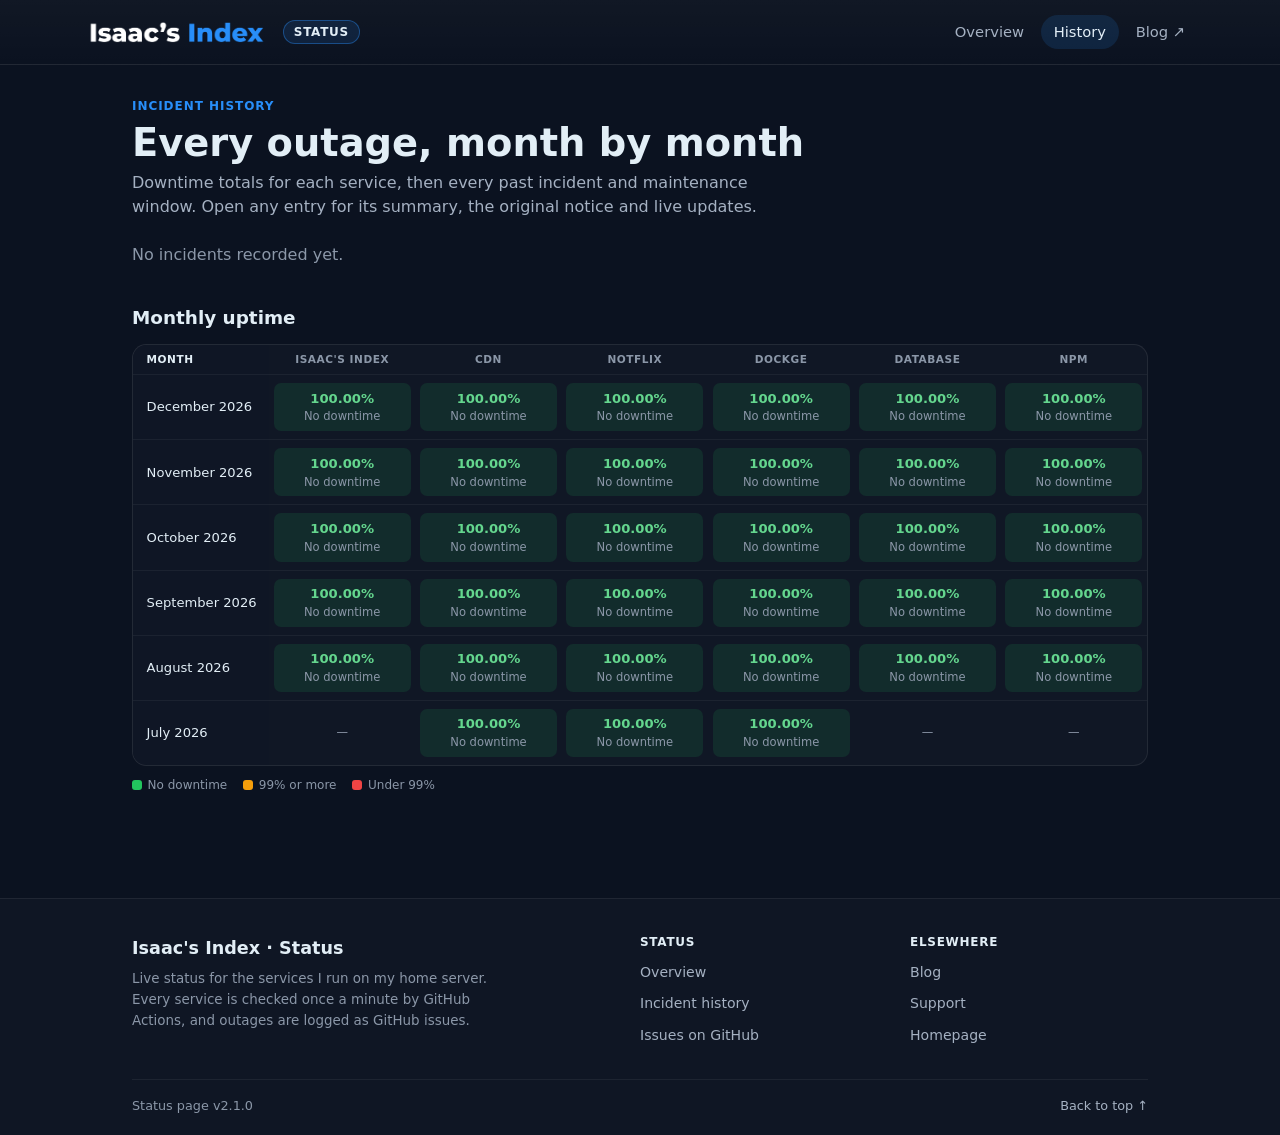
<file: history.html>
<!doctype html>
<html lang="en">
  <head>
    <meta charset="utf-8">
    <meta name="viewport" content="width=device-width, initial-scale=1">
    <meta name="theme-color" content="#0b1220">
    <title>Incident History | Isaac Mason</title>
    <link href="https://cdn.jsdelivr.net/npm/bootstrap@5.3.8/dist/css/bootstrap.min.css" rel="stylesheet" integrity="sha384-sRIl4kxILFvY47J16cr9ZwB07vP4J8+LH7qKQnuqkuIAvNWLzeN8tE5YBujZqJLB" crossorigin="anonymous">
    <link rel="stylesheet" href="style.css">
  </head>
  <body id="top">
    <header class="site-header" data-bs-theme="dark">
      <div class="container site-header-inner">
        <a class="site-logo" href="./" aria-label="Isaac's Index status home">
          <img src="assets/logo-header.png" alt="Isaac's Index" class="site-logo-img">
          <span class="site-logo-tag">Status</span>
        </a>
        <nav class="site-nav" aria-label="Main">
          <a href="./">Overview</a>
          <a href="history" class="active" aria-current="page">History</a>
          <a href="https://blog.isaacmason.co.nz" rel="noopener">Blog <span aria-hidden="true">&nearr;</span></a>
        </nav>
      </div>
    </header>

    <main class="container st-page" data-bs-theme="dark">
      <div class="st-eyebrow">Incident history</div>
      <h1 class="st-title">Every outage, month by month</h1>
      <p class="st-lead">Downtime totals for each service, then every past incident and maintenance window. Open any entry for its summary, the original notice and live updates.</p>

      <p class="st-loading mt-4" id="history-status">Loading incident history…</p>

      <section class="st-section d-none" id="live-incidents" aria-labelledby="live-title">
        <div class="st-section-head">
          <h2 class="st-section-title" id="live-title">Happening now</h2>
          <small class="st-muted" id="live-incidents-last-updated"></small>
        </div>
        <div class="st-timeline" id="live-incidents-list"></div>
      </section>

      <section class="st-section d-none" id="monthly-summary-wrap" aria-labelledby="summary-title">
        <div class="st-section-head">
          <h2 class="st-section-title" id="summary-title">Monthly uptime</h2>
        </div>
        <div class="st-table-wrap">
          <table class="st-table" id="monthly-summary">
            <thead>
              <tr id="monthly-summary-header"></tr>
            </thead>
            <tbody id="monthly-summary-body"></tbody>
          </table>
        </div>
        <div class="st-legend" aria-hidden="true">
          <span data-state="up"><i></i>No downtime</span>
          <span data-state="degraded"><i></i>99% or more</span>
          <span data-state="down"><i></i>Under 99%</span>
        </div>
      </section>

      <section class="st-section" aria-label="Past incidents" id="incident-months"></section>
    </main>

    <footer class="site-footer" data-bs-theme="dark">
      <div class="container">
        <div class="site-footer-grid">
          <div class="site-footer-brand">
            <a href="./" class="site-footer-title">Isaac's Index &middot; Status</a>
            <p class="site-footer-about">Live status for the services I run on my home server. Every service is checked once a minute by GitHub Actions, and outages are logged as GitHub issues.</p>
          </div>
          <nav class="site-footer-col" aria-label="Status">
            <h2>Status</h2>
            <ul>
              <li><a href="./">Overview</a></li>
              <li><a href="history">Incident history</a></li>
              <li><a href="https://github.com/Eyesmack/MaintenanceWebsite/issues" rel="noopener" target="_blank">Issues on GitHub</a></li>
            </ul>
          </nav>
          <nav class="site-footer-col" aria-label="Elsewhere">
            <h2>Elsewhere</h2>
            <ul>
              <li><a href="https://blog.isaacmason.co.nz" rel="noopener">Blog</a></li>
              <li><a href="https://blog.isaacmason.co.nz/support" rel="noopener">Support</a></li>
              <li><a href="https://isaacmason.co.nz" rel="noopener">Homepage</a></li>
            </ul>
          </nav>
        </div>
        <div class="site-footer-bottom">
          <span>Status page <span id="version-text"></span></span>
          <a href="#top" class="site-footer-top">Back to top <span aria-hidden="true">&uarr;</span></a>
        </div>
      </div>
    </footer>

    <script src="https://cdn.jsdelivr.net/npm/bootstrap@5.3.8/dist/js/bootstrap.bundle.min.js" integrity="sha384-FKyoEForCGlyvwx9Hj09JcYn3nv7wiPVlz7YYwJrWVcXK/BmnVDxM+D2scQbITxI" crossorigin="anonymous"></script>
    <script src="scripts/common.js"></script>
    <script src="scripts/history.js"></script>
  </body>
</html>
</file>
<file: style.css>
/* Status page — styled to match blog.isaacmason.co.nz (Isaac's Index):
   same palette, header/footer chrome, pill controls and flat bordered
   panels. Bootstrap is still loaded for its grid/utilities and the
   tooltip/collapse JS; everything visual below is this page's own. */

:root {
  /* Same names and values as the blog's live theme block. */
  --blog-bg: #0b1220;
  --blog-text: #cbd5e1;
  --blog-heading: #e2eef6;
  --blog-accent: #288ef9;
  --st-muted: #8b97a8;
  --st-faint: #6a7585;
  --st-surface: rgba(255, 255, 255, 0.025);
  --st-surface-2: rgba(255, 255, 255, 0.045);
  --st-border: rgba(255, 255, 255, 0.08);
  --st-border-strong: rgba(255, 255, 255, 0.14);
  /* State colours — the blog's accent-3 green and accent-2 amber, plus a
     red in the same family as its bug/removal colours. Maintenance uses
     the main accent, like the blog's "planned" roadmap state. */
  --st-up: #22c55e;
  --st-warn: #f59e0b;
  --st-down: #ef4444;
  --st-maint: var(--blog-accent);
  --st-none: rgba(255, 255, 255, 0.1);
}

html {
  background: var(--blog-bg);
  color-scheme: dark;
}
body {
  min-height: 100vh;
  display: flex;
  flex-direction: column;
  background: var(--blog-bg);
  color: var(--blog-text);
  font-family: system-ui, -apple-system, 'Segoe UI', Roboto, 'Helvetica Neue', Arial;
}
a {
  color: var(--blog-accent);
}
a:hover,
a:focus {
  color: color-mix(in srgb, var(--blog-accent) 75%, white);
}

/* State tokens: anything carrying data-state picks up --state, so dots,
   chips and accents all colour themselves from one attribute. */
[data-state="up"] { --state: var(--st-up); }
[data-state="degraded"] { --state: var(--st-warn); }
[data-state="down"] { --state: var(--st-down); }
[data-state="maintenance"] { --state: var(--st-maint); }
[data-state="checking"] { --state: var(--st-faint); }

/* ---------- Header (same build as the blog's .site-header) ---------- */
.site-header {
  border-bottom: 1px solid rgba(255, 255, 255, 0.07);
  background: linear-gradient(180deg, rgba(255, 255, 255, 0.025), transparent);
}
.site-header-inner {
  display: flex;
  align-items: center;
  flex-wrap: wrap;
  gap: 0.75rem 1.5rem;
  min-height: 64px;
  padding-top: 0.6rem;
  padding-bottom: 0.6rem;
}
.site-logo {
  display: inline-flex;
  align-items: center;
  gap: 0.7rem;
  min-width: 0;
  color: var(--blog-heading);
  text-decoration: none;
}
.site-logo:hover {
  color: #fff;
}
.site-logo-img {
  display: block;
  max-height: 32px;
  max-width: min(190px, 42vw);
  width: auto;
  height: auto;
}
.site-logo-tag {
  padding: 0.12rem 0.6rem;
  border: 1px solid rgb(from var(--blog-accent) r g b / 40%);
  border-radius: 999px;
  background: rgb(from var(--blog-accent) r g b / 12%);
  color: var(--blog-heading);
  font-size: 0.75rem;
  font-weight: 600;
  letter-spacing: 0.06em;
  text-transform: uppercase;
}
.site-nav {
  display: flex;
  gap: 0.25rem;
  margin-left: auto;
}
.site-nav a {
  padding: 0.35rem 0.8rem;
  border-radius: 999px;
  color: #a5b1c2;
  font-size: 0.92rem;
  text-decoration: none;
  white-space: nowrap;
}
.site-nav a:hover {
  background: rgba(255, 255, 255, 0.06);
  color: #fff;
}
.site-nav a.active {
  background: rgb(from var(--blog-accent) r g b / 14%);
  color: var(--blog-heading);
}

/* ---------- Page ---------- */
.st-page {
  flex: 1 0 auto;
  max-width: 1040px;
  padding-top: 2rem;
}
.st-eyebrow {
  margin-bottom: 0.3rem;
  color: var(--blog-accent);
  font-size: 0.75rem;
  font-weight: 600;
  letter-spacing: 0.08em;
  text-transform: uppercase;
}
.st-title {
  margin: 0 0 0.35rem;
  color: var(--blog-heading);
  font-size: clamp(1.8rem, 3.4vw, 2.4rem);
  font-weight: 600;
}
.st-lead {
  max-width: 62ch;
  margin: 0;
  color: #a5b1c2;
}
.st-section {
  margin-top: 2.5rem;
}
.st-section-head {
  display: flex;
  align-items: center;
  justify-content: space-between;
  flex-wrap: wrap;
  gap: 0.6rem 1rem;
  margin-bottom: 0.9rem;
}
.st-section-title {
  display: flex;
  align-items: baseline;
  gap: 0.6rem;
  margin: 0;
  color: var(--blog-heading);
  font-size: 1.15rem;
  font-weight: 600;
}
.st-section-note {
  color: var(--st-muted);
  font-size: 0.82rem;
  font-weight: 400;
}
.st-panel {
  border: 1px solid var(--st-border);
  border-radius: 0.9rem;
  background: var(--st-surface);
}
.st-muted {
  color: var(--st-muted);
}
.st-empty {
  padding: 2rem 1.5rem;
  border: 1px dashed var(--st-border-strong);
  border-radius: 0.9rem;
  color: #a5b1c2;
  text-align: center;
}

/* Pill controls — same shape as the blog's filters/search. */
.st-control {
  display: inline-flex;
  align-items: center;
  gap: 0.5rem;
  color: var(--st-muted);
  font-size: 0.82rem;
}
.st-select {
  width: auto;
  padding: 0.25rem 2rem 0.25rem 0.85rem;
  border: 1px solid rgba(255, 255, 255, 0.1);
  border-radius: 999px;
  background-color: rgba(255, 255, 255, 0.04);
  background-position: right 0.7rem center;
  color: var(--blog-text);
  font-size: 0.85rem;
}
.st-select:focus {
  border-color: var(--blog-accent);
  box-shadow: 0 0 0 3px rgb(from var(--blog-accent) r g b / 18%);
}
.st-link-quiet {
  color: #a5b1c2;
  font-size: 0.85rem;
  text-decoration: none;
}
.st-link-quiet:hover {
  color: var(--blog-accent);
}

/* Status dot + chip */
.st-dot {
  position: relative;
  flex-shrink: 0;
  width: 10px;
  height: 10px;
  border-radius: 50%;
  background: var(--state, var(--st-faint));
  box-shadow: 0 0 0 4px rgb(from var(--state, var(--st-faint)) r g b / 16%);
}
.st-chip {
  display: inline-flex;
  align-items: center;
  gap: 0.35rem;
  flex-shrink: 0;
  padding: 0.15rem 0.65rem;
  border-radius: 999px;
  background: rgb(from var(--state, var(--st-faint)) r g b / 14%);
  color: color-mix(in srgb, var(--state, var(--st-faint)) 70%, white);
  font-size: 0.75rem;
  font-weight: 600;
  white-space: nowrap;
}

/* ---------- Overall status hero ---------- */
.st-hero {
  position: relative;
  display: flex;
  align-items: center;
  gap: 1.25rem;
  padding: 1.5rem 1.6rem;
  overflow: hidden;
  border: 1px solid rgb(from var(--state) r g b / 30%);
  border-radius: 1rem;
  background:
    radial-gradient(120% 140% at 0% 0%, rgb(from var(--state) r g b / 14%), transparent 60%),
    var(--st-surface);
}
.st-hero-icon {
  display: grid;
  place-items: center;
  flex-shrink: 0;
  width: 56px;
  height: 56px;
  border-radius: 50%;
  background: rgb(from var(--state) r g b / 16%);
  color: var(--state);
}
.st-hero-icon svg {
  width: 28px;
  height: 28px;
}
.st-hero[data-state="checking"] .st-hero-icon svg {
  animation: st-spin 1s linear infinite;
}
@keyframes st-spin {
  to { transform: rotate(360deg); }
}
.st-hero-text {
  min-width: 0;
}
.st-hero-title {
  margin: 0 0 0.2rem;
  color: var(--blog-heading);
  font-size: clamp(1.45rem, 3vw, 1.9rem);
  font-weight: 600;
}
.st-hero-sub {
  margin: 0;
  color: #a5b1c2;
}
.st-hero-meta {
  margin-left: auto;
  white-space: nowrap;
  align-self: flex-start;
  color: var(--st-muted);
  font-size: 0.8rem;
  font-variant-numeric: tabular-nums;
  text-align: right;
}

/* ---------- Services list (overview) ---------- */
.st-services {
  display: flex;
  flex-direction: column;
}
.st-service {
  display: grid;
  grid-template-columns: minmax(0, 15rem) minmax(0, 1fr) 9rem;
  align-items: center;
  gap: 0.75rem 1.75rem;
  padding: 1rem 1.25rem;
  border-top: 1px solid rgba(255, 255, 255, 0.06);
}
.st-service:first-child {
  border-top: 0;
}
.st-service-id {
  display: flex;
  align-items: flex-start;
  gap: 0.8rem;
  min-width: 0;
}
.st-service-id .st-dot {
  margin-top: 0.45rem;
}
.st-service-name {
  display: flex;
  align-items: center;
  flex-wrap: wrap;
  gap: 0.25rem 0.55rem;
  margin: 0;
  font-size: 1rem;
  font-weight: 600;
}
.st-service-name a {
  color: var(--blog-heading);
  text-decoration: none;
  overflow-wrap: anywhere;
}
.st-service-name a:hover {
  color: var(--blog-accent);
}
.st-service-msg {
  margin: 0.2rem 0 0;
  color: var(--st-muted);
  font-size: 0.82rem;
  line-height: 1.4;
  overflow-wrap: anywhere;
}
.st-service-msg:empty {
  display: none;
}
.st-service-msg a {
  color: #a5b1c2;
}
.st-service-msg a:hover {
  color: var(--blog-accent);
}
.st-service-bars {
  min-width: 0;
}
.st-bars-meta {
  display: flex;
  justify-content: space-between;
  gap: 0.5rem;
  margin-top: 0.35rem;
  color: var(--st-faint);
  font-size: 0.72rem;
  font-variant-numeric: tabular-nums;
}
.st-bars-meta strong {
  color: var(--blog-text);
  font-weight: 600;
}
.st-service-spark {
  min-width: 0;
}
.st-spark-wrap {
  height: 36px;
}
.st-spark-label {
  margin-top: 0.3rem;
  color: var(--st-faint);
  font-size: 0.72rem;
  text-align: right;
}

/* Day-by-day uptime bars (common.js renderUptimeStrip) */
.st-bars {
  display: flex;
  gap: 3px;
  height: 28px;
}
.st-bars-tall {
  height: 40px;
}
.st-bar {
  flex: 1 1 0;
  min-width: 0;
  border-radius: 2px;
  background: var(--st-up);
  opacity: 0.85;
  transition: opacity 0.12s ease, transform 0.12s ease;
}
.st-bar:hover {
  opacity: 1;
  transform: scaleY(1.12);
}
.st-bar.is-minor { background: var(--st-warn); }
.st-bar.is-major { background: var(--st-down); }
.st-bar.is-none { background: var(--st-none); opacity: 1; }
/* 90 bars on a phone-width panel: tighten the gap so each keeps width. */
.st-bars-dense {
  gap: 1px;
}

/* Bootstrap tooltip, re-skinned to the blog's dark popover tone. */
.tooltip {
  --bs-tooltip-bg: #141b29;
  --bs-tooltip-color: var(--blog-text);
  --bs-tooltip-font-size: 0.78rem;
  --bs-tooltip-padding-x: 0.6rem;
  --bs-tooltip-padding-y: 0.35rem;
  --bs-tooltip-border-radius: 0.45rem;
}
.tooltip-inner {
  border: 1px solid var(--st-border-strong);
}

/* HTML tooltip for the overview sparklines (common.js sparkTooltip). */
.st-chart-tip {
  position: fixed;
  z-index: 1080;
  padding: 0.4rem 0.6rem;
  border: 1px solid var(--st-border-strong);
  border-radius: 0.45rem;
  background: #141b29;
  box-shadow: 0 6px 18px rgba(0, 0, 0, 0.35);
  font-size: 0.78rem;
  white-space: nowrap;
  pointer-events: none;
  opacity: 0;
  transition: opacity 0.1s ease;
}
.st-chart-tip.is-visible {
  opacity: 1;
}
.st-chart-tip-title {
  color: var(--blog-heading);
  font-weight: 600;
}
.st-chart-tip-body {
  color: var(--blog-text);
  font-variant-numeric: tabular-nums;
}

/* ---------- Event timeline (recent events / live incidents) ---------- */
.st-timeline {
  position: relative;
  padding-left: 1.75rem;
}
.st-timeline::before {
  content: '';
  position: absolute;
  top: 0.6rem;
  bottom: 0.6rem;
  left: 6px;
  width: 1px;
  background: rgba(255, 255, 255, 0.09);
}
.st-event {
  position: relative;
  margin-bottom: 1rem;
  padding: 1rem 1.15rem;
  border: 1px solid var(--st-border);
  border-radius: 0.8rem;
  background: var(--st-surface);
  scroll-margin-top: 1.5rem;
}
.st-event:last-child {
  margin-bottom: 0;
}
.st-event::before {
  content: '';
  position: absolute;
  top: 1.25rem;
  left: calc(-1.75rem + 1px);
  width: 12px;
  height: 12px;
  border: 2px solid var(--state);
  border-radius: 50%;
  background: var(--blog-bg);
}
.st-event.is-live {
  border-color: rgb(from var(--state) r g b / 35%);
}
.st-event.is-live::before {
  background: var(--state);
  box-shadow: 0 0 0 4px rgb(from var(--state) r g b / 18%);
}
.st-event-head {
  display: flex;
  align-items: center;
  flex-wrap: wrap;
  gap: 0.35rem 0.65rem;
  color: var(--st-muted);
  font-size: 0.8rem;
}
.st-event-time {
  margin-left: auto;
  font-variant-numeric: tabular-nums;
}
.st-event-title {
  display: block;
  margin: 0.55rem 0 0.4rem;
  color: var(--blog-heading);
  font-size: 1.05rem;
  font-weight: 600;
  line-height: 1.35;
  text-decoration: none;
  overflow-wrap: anywhere;
}
a.st-event-title:hover {
  color: var(--blog-accent);
}
.st-event-text {
  margin: 0 0 0.6rem;
  color: var(--blog-text);
  line-height: 1.55;
}
.st-event-apps {
  display: flex;
  flex-wrap: wrap;
  gap: 0.3rem;
  margin-bottom: 0.6rem;
  padding: 0;
  list-style: none;
}
.st-event-apps li,
.st-pill {
  padding: 0.1rem 0.55rem;
  border: 1px solid rgba(255, 255, 255, 0.1);
  border-radius: 999px;
  color: #a5b1c2;
  font-size: 0.75rem;
}
.st-event-foot {
  display: flex;
  align-items: center;
  flex-wrap: wrap;
  gap: 0.4rem 1rem;
  padding-top: 0.6rem;
  border-top: 1px solid rgba(255, 255, 255, 0.06);
  color: var(--st-muted);
  font-size: 0.8rem;
}
.st-event-foot a {
  color: #a5b1c2;
  text-decoration: none;
}
.st-event-foot a:hover {
  color: var(--blog-accent);
}
.st-event-foot .st-event-duration {
  margin-right: auto;
  font-variant-numeric: tabular-nums;
}
.st-label {
  margin: 0 0 0.25rem;
  color: var(--st-muted);
  font-size: 0.72rem;
  font-weight: 600;
  letter-spacing: 0.06em;
  text-transform: uppercase;
}

/* Live comment thread (common.js preloadIssueComments) */
.st-updates {
  margin: 0.25rem 0 0.75rem;
}
.st-update {
  margin-bottom: 0.5rem;
  padding: 0.6rem 0.85rem;
  border-left: 3px solid rgb(from var(--blog-accent) r g b / 60%);
  border-radius: 0 0.6rem 0.6rem 0;
  background: rgb(from var(--blog-accent) r g b / 6%);
}
.st-update-meta {
  margin: 0 0 0.2rem;
  color: var(--st-muted);
  font-size: 0.75rem;
}
.st-count {
  display: inline-block;
  margin: 0 0 0.6rem;
  padding: 0.1rem 0.55rem;
  border-radius: 999px;
  background: rgb(from var(--blog-accent) r g b / 12%);
  color: var(--blog-heading);
  font-size: 0.75rem;
}

/* ---------- Incident history accordion (history.html) ----------
   Bootstrap's accordion classes are kept (history.js and common.js rely on
   .accordion-item/.accordion-button/.accordion-collapse/.collapsed/.show
   for open-state and deep links); only the look is replaced here. */
.incident-accordion {
  display: flex;
  flex-direction: column;
  gap: 0.5rem;
}
.incident-accordion .accordion-item {
  overflow: hidden;
  border: 1px solid var(--st-border);
  border-radius: 0.8rem;
  background: var(--st-surface);
  color: var(--blog-text);
  scroll-margin-top: 1.5rem;
}
.incident-accordion .accordion-header {
  display: flex;
  align-items: center;
  margin: 0;
}
.incident-accordion .accordion-button {
  display: flex;
  align-items: center;
  gap: 0.75rem;
  flex: 1 1 auto;
  min-width: 0;
  padding: 0.8rem 1rem;
  border: 0;
  background: none;
  color: var(--blog-heading);
  font-size: 0.95rem;
  text-align: left;
  box-shadow: none;
}
.incident-accordion .accordion-button::after {
  flex-shrink: 0;
  width: 0.9rem;
  height: 0.9rem;
  margin-left: 0.25rem;
  background-image: url("data:image/svg+xml,%3csvg xmlns='http://www.w3.org/2000/svg' viewBox='0 0 16 16' fill='%238b97a8'%3e%3cpath fill-rule='evenodd' d='M1.646 4.646a.5.5 0 0 1 .708 0L8 10.293l5.646-5.647a.5.5 0 0 1 .708.708l-6 6a.5.5 0 0 1-.708 0l-6-6a.5.5 0 0 1 0-.708z'/%3e%3c/svg%3e");
  background-size: 0.9rem;
}
.incident-accordion .accordion-button:not(.collapsed) {
  background: rgba(255, 255, 255, 0.03);
}
.incident-accordion .accordion-button:hover {
  background: rgba(255, 255, 255, 0.04);
}
.incident-accordion .accordion-button:focus-visible {
  outline: 2px solid var(--blog-accent);
  outline-offset: -2px;
}
.st-acc-title {
  flex: 1 1 auto;
  min-width: 0;
  overflow-wrap: anywhere;
}
.st-acc-time {
  flex-shrink: 0;
  color: var(--st-muted);
  font-size: 0.8rem;
  font-variant-numeric: tabular-nums;
}
.st-acc-link {
  display: inline-flex;
  align-items: center;
  justify-content: center;
  flex-shrink: 0;
  width: 34px;
  height: 34px;
  margin-right: 0.5rem;
  border-radius: 999px;
  color: var(--st-muted);
  text-decoration: none;
}
.st-acc-link:hover,
.st-acc-link:focus {
  background: rgba(255, 255, 255, 0.07);
  color: #fff;
}
.incident-accordion .accordion-body {
  padding: 0.25rem 1rem 1rem;
  border-top: 1px solid rgba(255, 255, 255, 0.06);
}
.incident-accordion .accordion-body > :first-child {
  margin-top: 0.85rem;
}
.st-divider {
  margin: 0.9rem 0;
  border: 0;
  border-top: 1px solid rgba(255, 255, 255, 0.07);
  opacity: 1;
}

/* ---------- History page ---------- */
.st-month {
  margin-top: 2rem;
}
.st-month-title {
  display: flex;
  align-items: baseline;
  gap: 0.6rem;
  margin: 0 0 0.75rem;
  color: var(--blog-heading);
  font-size: 1rem;
  font-weight: 600;
}
.st-table-wrap {
  overflow-x: auto;
  border: 1px solid var(--st-border);
  border-radius: 0.9rem;
  background: var(--st-surface);
}
.st-table {
  width: 100%;
  min-width: 820px;
  table-layout: fixed;
  margin: 0;
  border-collapse: separate;
  border-spacing: 0;
  font-size: 0.82rem;
}
.st-table th,
.st-table td {
  padding: 0.5rem 0.3rem;
  border-bottom: 1px solid rgba(255, 255, 255, 0.05);
  vertical-align: middle;
}
.st-table tr:last-child td {
  border-bottom: 0;
}
.st-table thead th {
  color: var(--st-muted);
  font-size: 0.66rem;
  line-height: 1.25;
  font-weight: 600;
  letter-spacing: 0.05em;
  text-align: center;
  text-transform: uppercase;
}
.st-table thead th:first-child {
  width: 8.5rem;
}
.st-table thead th:first-child,
.st-table tbody td:first-child {
  padding-left: 0.85rem;
  position: sticky;
  left: 0;
  z-index: 1;
  background: #0f1625;
  color: var(--blog-heading);
  text-align: left;
  white-space: nowrap;
}
.st-cell {
  display: block;
  padding: 0.35rem 0.4rem;
  border-radius: 0.45rem;
  background: rgb(from var(--state) r g b / 12%);
  text-align: center;
  font-variant-numeric: tabular-nums;
}
.st-cell-pct {
  display: block;
  color: color-mix(in srgb, var(--state) 70%, white);
  font-weight: 600;
}
.st-cell-down {
  display: block;
  color: var(--st-muted);
  font-size: 0.72rem;
  white-space: nowrap;
}
.st-legend {
  display: flex;
  flex-wrap: wrap;
  gap: 0.4rem 1rem;
  margin-top: 0.6rem;
  color: var(--st-muted);
  font-size: 0.75rem;
}
.st-legend span {
  display: inline-flex;
  align-items: center;
  gap: 0.35rem;
}
.st-legend i {
  width: 10px;
  height: 10px;
  border-radius: 3px;
  background: var(--state);
}

/* ---------- App detail page ---------- */
.st-crumbs {
  display: flex;
  align-items: center;
  gap: 0.4rem;
  margin-bottom: 1rem;
  color: var(--st-faint);
  font-size: 0.85rem;
}
.st-crumbs a {
  color: #a5b1c2;
  text-decoration: none;
}
.st-crumbs a:hover {
  color: var(--blog-accent);
}
.st-app-head {
  display: flex;
  align-items: flex-end;
  justify-content: space-between;
  flex-wrap: wrap;
  gap: 1rem;
}
.st-app-title {
  display: flex;
  align-items: center;
  flex-wrap: wrap;
  gap: 0.5rem 0.9rem;
  margin: 0 0 0.35rem;
  color: var(--blog-heading);
  font-size: clamp(1.8rem, 3.4vw, 2.4rem);
  font-weight: 600;
}
.st-app-title .st-chip {
  font-size: 0.85rem;
  padding: 0.25rem 0.8rem;
}
.st-app-url {
  color: #a5b1c2;
  font-size: 0.9rem;
  text-decoration: none;
  overflow-wrap: anywhere;
}
.st-app-url:hover {
  color: var(--blog-accent);
}
.st-app-checked {
  color: var(--st-muted);
  font-size: 0.8rem;
  font-variant-numeric: tabular-nums;
}
.st-stats {
  display: grid;
  grid-template-columns: repeat(4, minmax(0, 1fr));
  gap: 0.75rem;
}
.st-stats-3 {
  grid-template-columns: repeat(3, minmax(0, 1fr));
}
.st-stats-2 {
  grid-template-columns: repeat(2, minmax(0, 1fr));
}
.st-stat-link {
  color: var(--blog-heading);
  font-family: ui-monospace, SFMono-Regular, Menlo, Consolas, monospace;
  font-size: 1.15rem;
  text-decoration: none;
}
.st-stat-link:hover {
  color: var(--blog-accent);
}
.st-stat-value .st-chip {
  font-size: 0.9rem;
  padding: 0.25rem 0.8rem;
}
.st-stat {
  padding: 0.9rem 1rem;
  border: 1px solid var(--st-border);
  border-radius: 0.8rem;
  background: var(--st-surface);
}
.st-stat-value {
  margin: 0;
  color: var(--blog-heading);
  font-size: 1.45rem;
  font-weight: 600;
  font-variant-numeric: tabular-nums;
}
.st-stat-label {
  margin: 0.1rem 0 0;
  color: var(--st-muted);
  font-size: 0.78rem;
}
.st-panel-pad {
  padding: 1.1rem 1.25rem;
}
.st-uptime-headline {
  display: flex;
  align-items: baseline;
  justify-content: space-between;
  flex-wrap: wrap;
  gap: 0.25rem 1rem;
  margin-bottom: 0.75rem;
}
.st-uptime-big {
  margin: 0;
  color: var(--blog-heading);
  font-size: 1.6rem;
  font-weight: 600;
  font-variant-numeric: tabular-nums;
}
.latency-chart-wrap {
  height: 220px;
}
.st-note {
  margin: 0.75rem 0 0;
  color: var(--st-muted);
  font-size: 0.8rem;
  text-align: center;
}

/* ---------- GitHub-rendered issue/comment HTML ---------- */
.markdown-body {
  color: var(--blog-text);
  line-height: 1.55;
  overflow-wrap: anywhere;
}
.markdown-body > :first-child { margin-top: 0; }
.markdown-body > :last-child { margin-bottom: 0; }
.markdown-body p { margin: 0 0 0.6rem; }
.markdown-body h1,
.markdown-body h2,
.markdown-body h3,
.markdown-body h4,
.markdown-body h5,
.markdown-body h6 {
  margin: 0.75rem 0 0.25rem;
  color: var(--blog-heading);
  font-size: 0.95rem;
  font-weight: 600;
}
.markdown-body pre {
  padding: 0.6rem 0.8rem;
  overflow-x: auto;
  border: 1px solid var(--st-border);
  border-radius: 0.5rem;
  background: rgba(255, 255, 255, 0.03);
}
.markdown-body code {
  padding: 0.1rem 0.3rem;
  border-radius: 0.25rem;
  background: rgba(255, 255, 255, 0.07);
  color: var(--blog-heading);
  font-size: 0.85em;
}
.markdown-body pre code {
  padding: 0;
  background: none;
}
.markdown-body blockquote {
  margin-left: 0;
  padding-left: 0.75rem;
  border-left: 3px solid rgba(255, 255, 255, 0.2);
  color: #a5b1c2;
}
.markdown-body table {
  display: block;
  max-width: 100%;
  overflow-x: auto;
  border-collapse: collapse;
}
.markdown-body table th,
.markdown-body table td {
  padding: 0.25rem 0.5rem;
  border: 1px solid rgba(255, 255, 255, 0.12);
}
.markdown-body img {
  max-width: 100%;
}
.markdown-body ul.contains-task-list {
  padding-left: 0.25rem;
  list-style: none;
}

/* ---------- Footer (same build as the blog's .site-footer) ---------- */
.site-footer {
  margin-top: 4rem;
  padding: 2.25rem 0 1.25rem;
  border-top: 1px solid rgba(255, 255, 255, 0.07);
  background: rgba(255, 255, 255, 0.015);
  color: var(--st-muted);
}
.site-footer .container {
  max-width: 1040px;
}
.site-footer-grid {
  display: grid;
  grid-template-columns: minmax(0, 2fr) repeat(2, minmax(0, 1fr));
  gap: 2rem;
}
.site-footer-title {
  color: var(--blog-heading);
  font-size: 1.1rem;
  font-weight: 700;
  text-decoration: none;
}
.site-footer-title:hover {
  color: #fff;
}
.site-footer-about {
  max-width: 46ch;
  margin: 0.5rem 0 0;
  font-size: 0.84rem;
  line-height: 1.55;
}
.site-footer-col h2 {
  margin: 0 0 0.7rem;
  color: var(--blog-heading);
  font-size: 0.75rem;
  font-weight: 700;
  letter-spacing: 0.06em;
  text-transform: uppercase;
}
.site-footer-col ul {
  display: flex;
  flex-direction: column;
  gap: 0.45rem;
  margin: 0;
  padding: 0;
  list-style: none;
}
.site-footer-col a {
  color: #a5b1c2;
  font-size: 0.88rem;
  text-decoration: none;
}
.site-footer-col a:hover {
  color: var(--blog-accent);
}
.site-footer-bottom {
  display: flex;
  align-items: center;
  justify-content: space-between;
  flex-wrap: wrap;
  gap: 0.5rem 1rem;
  margin-top: 2rem;
  padding-top: 1rem;
  border-top: 1px solid rgba(255, 255, 255, 0.06);
  font-size: 0.8rem;
  font-variant-numeric: tabular-nums;
}
.site-footer-top {
  color: #a5b1c2;
  text-decoration: none;
}
.site-footer-top:hover {
  color: var(--blog-accent);
}

.min-w-0 {
  min-width: 0;
}

/* Loading placeholder text */
.st-loading {
  color: var(--st-muted);
}

/* ---------- Responsive ---------- */
@media (max-width: 991.98px) {
  .st-service {
    grid-template-columns: minmax(0, 13rem) minmax(0, 1fr);
  }
  .st-service-spark {
    display: none;
  }
}
@media (max-width: 767.98px) {
  .st-page {
    padding-top: 1.25rem;
  }
  .st-hero {
    flex-wrap: wrap;
    gap: 0.9rem 1rem;
    padding: 1.2rem;
  }
  .st-hero-icon {
    width: 44px;
    height: 44px;
  }
  .st-hero-icon svg {
    width: 22px;
    height: 22px;
  }
  .st-hero-text {
    flex: 1 1 0;
  }
  .st-hero-meta {
    flex-basis: 100%;
    margin-left: 0;
    text-align: left;
  }
  .st-service {
    grid-template-columns: minmax(0, 1fr);
    gap: 0.7rem;
    padding: 0.9rem 1rem;
  }
  .st-stats {
    grid-template-columns: repeat(2, minmax(0, 1fr));
  }
  .st-stats-3 .st-stat-value {
    font-size: 1.15rem;
  }
  .st-timeline {
    padding-left: 1.4rem;
  }
  .st-event::before {
    left: calc(-1.4rem + 1px);
  }
  .st-event-time {
    flex-basis: 100%;
    margin-left: 0;
  }
  .st-acc-time {
    display: none;
  }
  .site-footer-grid {
    grid-template-columns: repeat(2, minmax(0, 1fr));
    gap: 1.5rem;
  }
  .site-footer-brand {
    grid-column: 1 / -1;
  }
}
@media (max-width: 575.98px) {
  .site-nav {
    order: 3;
    width: 100%;
    margin-left: 0;
  }
  .st-stats-3 {
    grid-template-columns: repeat(3, minmax(0, 1fr));
    gap: 0.5rem;
  }
  .st-stats-3 .st-stat {
    padding: 0.75rem;
  }
}
</file>
